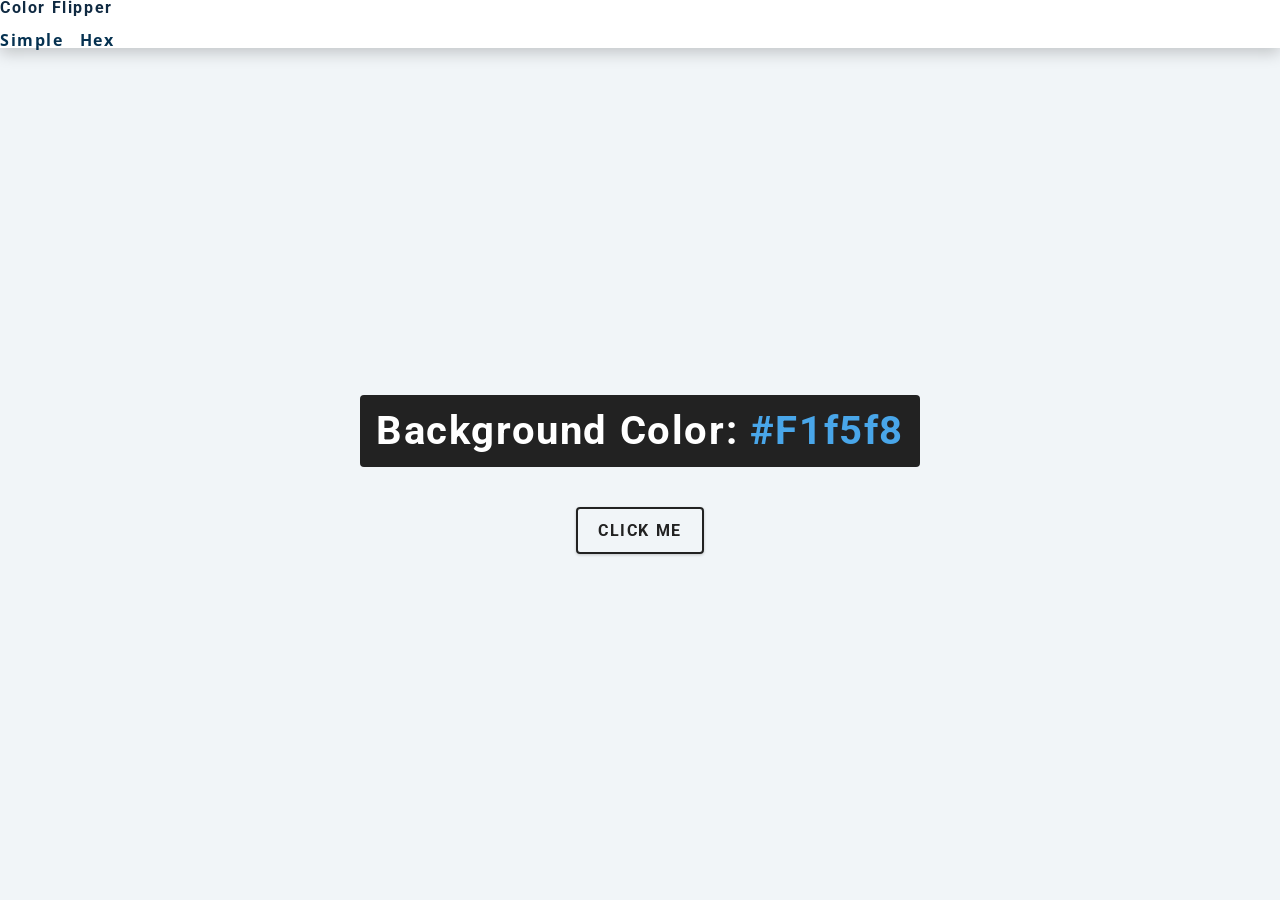
<file: colorFlipper/index.html>
<!DOCTYPE html>
<html lang="en">
<head>
    <meta charset="UTF-8">
    <title>Color Flipper</title>
    <link rel="stylesheet" href="styles.css">
</head>
<body>

<nav>
    <div class="navigation-center">
        <h4>Color Flipper</h4>
        <ul class="nav-links">
            <li>
                <a href="index.html">simple</a>
            </li>
            <li>
                <a href="hex.html">hex</a>
            </li>
        </ul>
    </div>
</nav>

<main>
    <div class="container">
        <h2>
            background color:
            <span class="color">
                    #f1f5f8
                </span>
        </h2>
        <button class="btn btn-hero" id="btn">click me</button>
    </div>
</main>

<script src="app.js"></script>

</body>
</html>
</file>
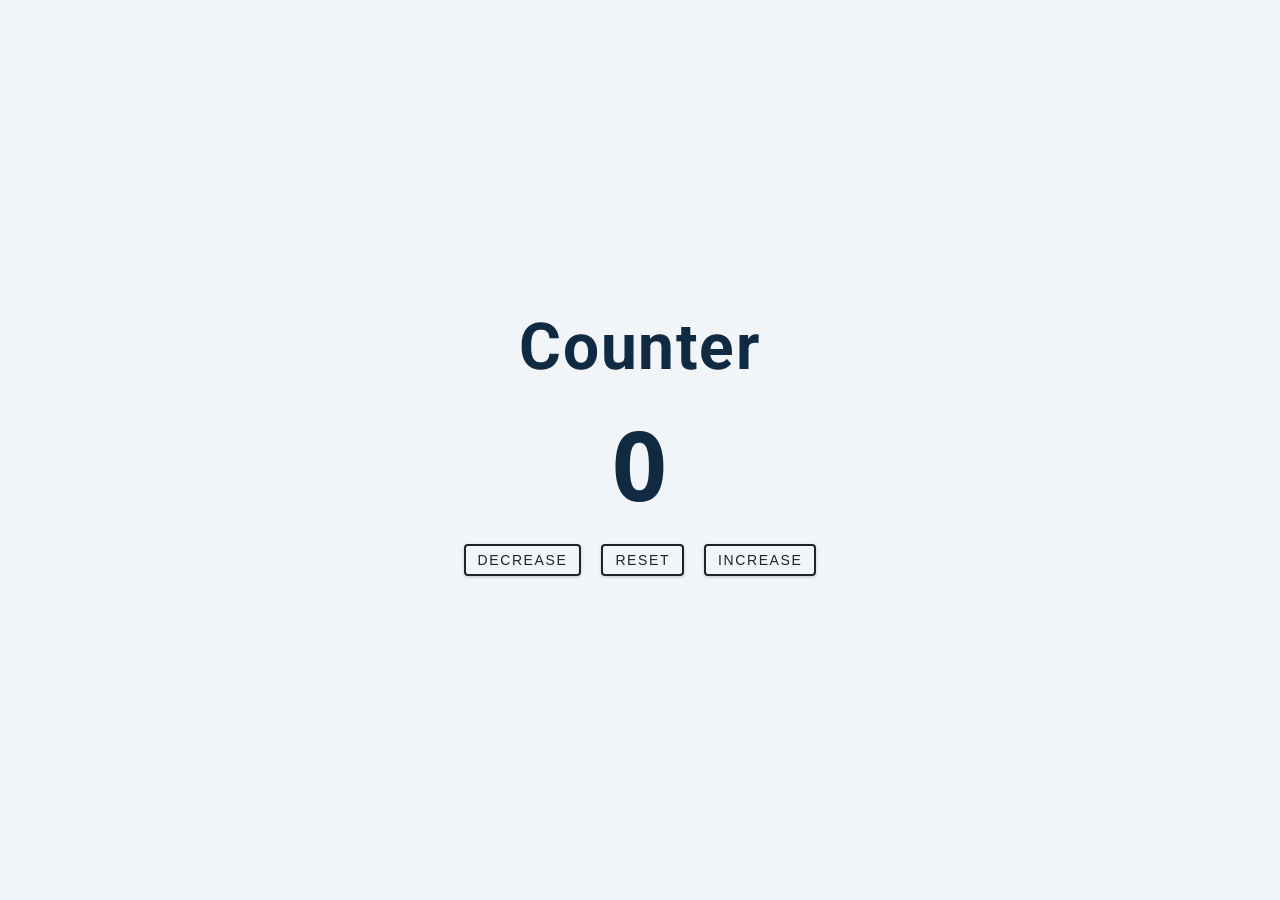
<file: Counter/index.html>
<!DOCTYPE html>
<html lang="en">
<head>
    <meta charset="UTF-8">
    <title>Counter</title>
    <link rel="stylesheet" href="styles.css">
</head>
<body>

    <main>
        <div class="container">
            <h1>
                Counter
            </h1>
            <span id="value">0</span>

            <div class="btn-container">
                <button class="btn decrease">decrease</button>
                <button class="btn reset">reset</button>
                <button class="btn increase">increase</button>
            </div>
        </div>
    </main>

    <script src="app.js"></script>
</body>
</html>
</file>
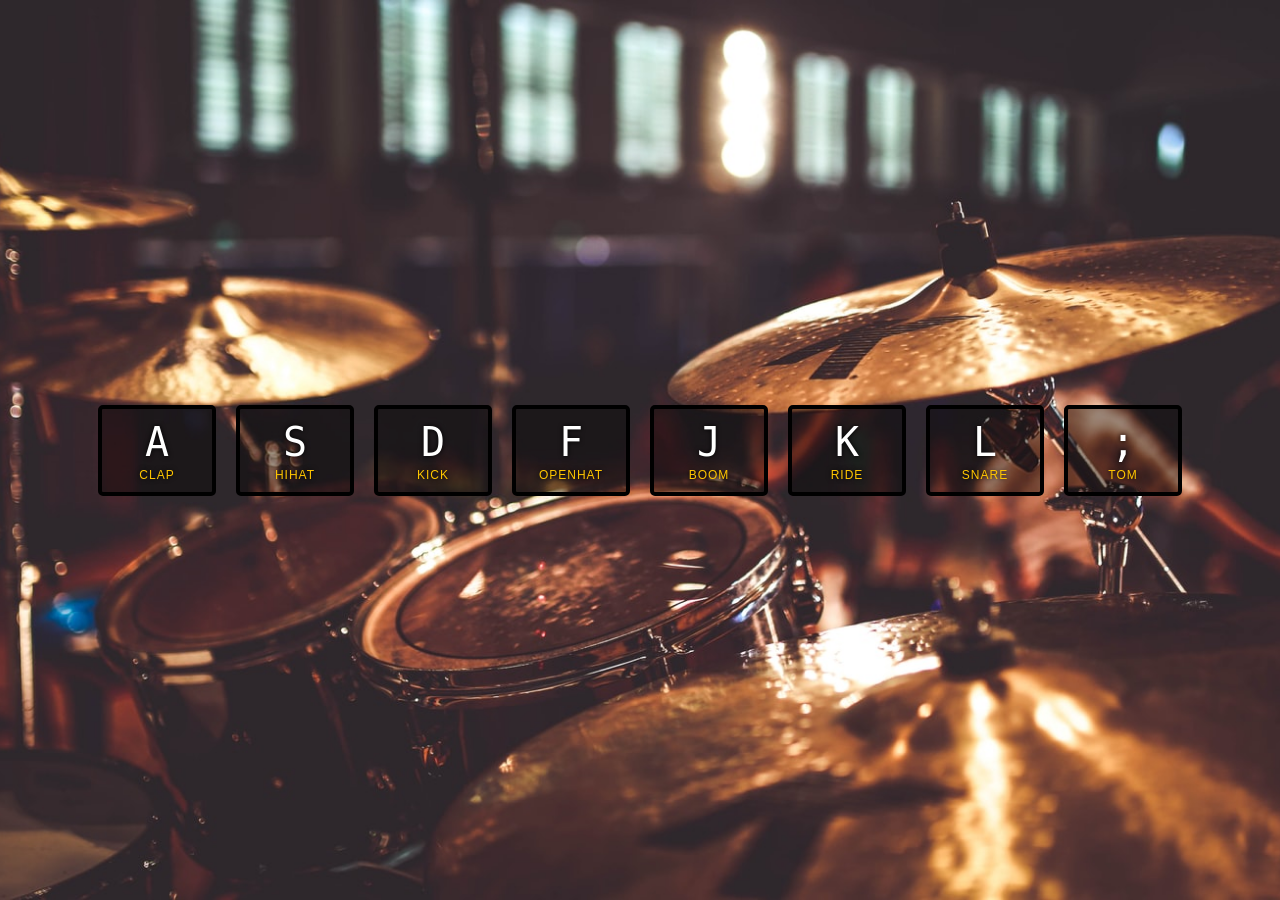
<file: drumKit/index.html>
<!DOCTYPE html>
<html lang="en">
<head>
    <meta charset="UTF-8">
    <title>Drum Kit</title>
    <link rel="stylesheet" href="styles.css">
</head>
<body>



<div class="keys">
    <div data-key="65" class="key">
        <kbd>A</kbd>
        <span class="sound">clap</span>
    </div>
    <div data-key="83" class="key">
        <kbd>S</kbd>
        <span class="sound">hihat</span>
    </div>
    <div data-key="68" class="key">
        <kbd>D</kbd>
        <span class="sound">kick</span>
    </div>
    <div data-key="70" class="key">
        <kbd>F</kbd>
        <span class="sound">openhat</span>
    </div>
    <div data-key="74" class="key">
        <kbd>J</kbd>
        <span class="sound">boom</span>
    </div>
    <div data-key="75" class="key">
        <kbd>K</kbd>
        <span class="sound">ride</span>
    </div>
    <div data-key="76" class="key">
        <kbd>L</kbd>
        <span class="sound">snare</span>
    </div>
    <div data-key="186" class="key">
        <kbd>;</kbd>
        <span class="sound">tom</span>
    </div>
</div>

<audio data-key="65" src="sounds/clap.wav"></audio>
<audio data-key="83" src="sounds/hihat.wav"></audio>
<audio data-key="68" src="sounds/kick.wav"></audio>
<audio data-key="70" src="sounds/openhat.wav"></audio>
<audio data-key="74" src="sounds/boom.wav"></audio>
<audio data-key="75" src="sounds/ride.wav"></audio>
<audio data-key="76" src="sounds/snare.wav"></audio>
<audio data-key="186" src="sounds/tom.wav"></audio>

<script>
    function playSound(e) {
        const audio = document.querySelector(`audio[data-key="${e.keyCode}"]`);
        const key = document.querySelector(`div[data-key="${e.keyCode}"]`);
        console.log(key);

        if (!audio) return;

        audio.currentTime = 0;
        audio.play();
        key.classList.add("playing");
    }

    function removeTransition(e) {
        if (e.propertyName !== 'transform') return;

        this.classList.remove("playing");

    }

    const keys = document.querySelectorAll('.key');
    keys.forEach(key => key.addEventListener('transitionend', removeTransition));

    window.addEventListener('keydown', playSound);
</script>

</body>
</html>
</file>
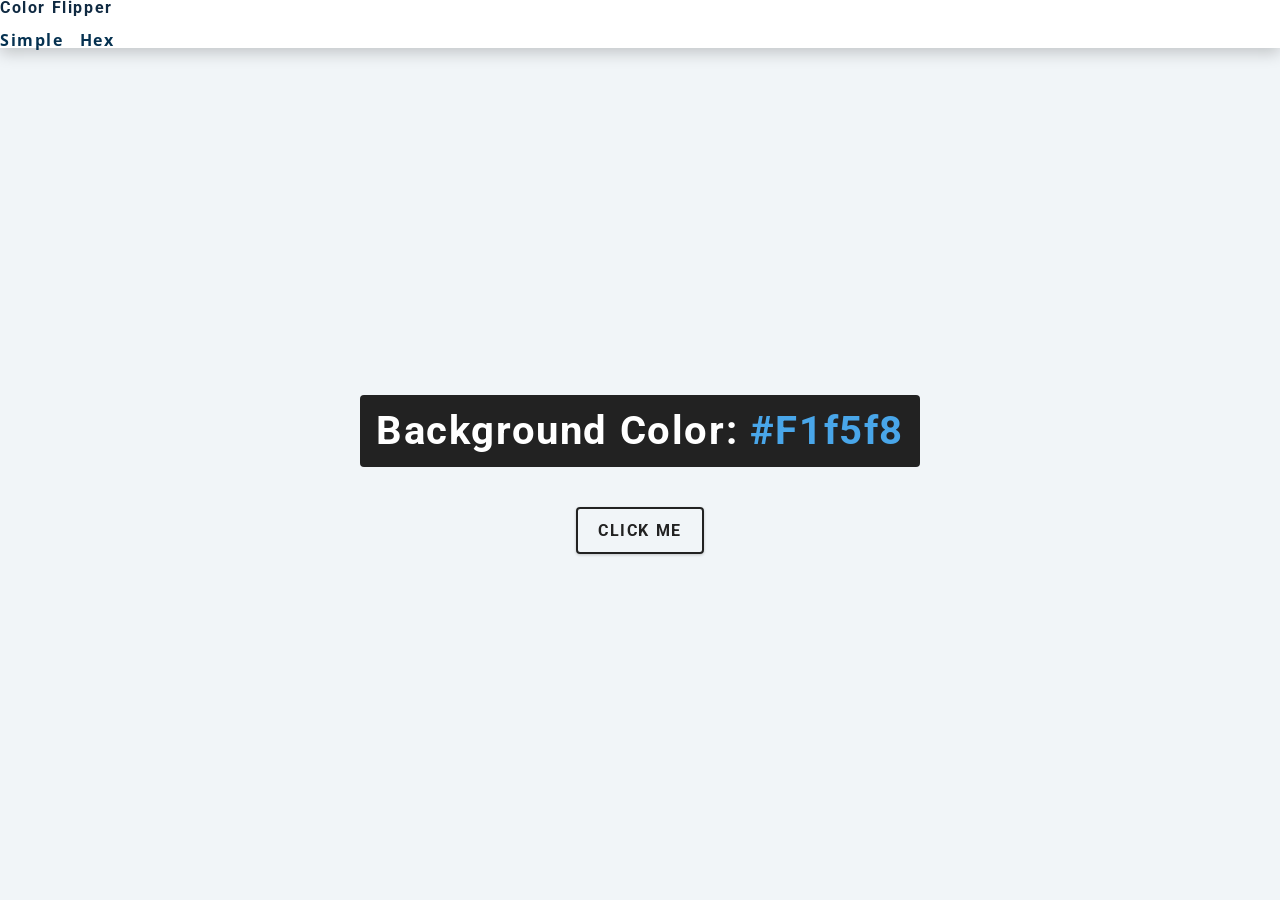
<file: colorFlipper/hex.html>
<!DOCTYPE html>
<html lang="en">
<head>
    <meta charset="UTF-8">
    <title>Color Flipper</title>
    <link rel="stylesheet" href="styles.css">
</head>
<body>

<nav>
    <div class="navigation-center">
        <h4>Color Flipper</h4>
        <ul class="nav-links">
            <li>
                <a href="index.html">simple</a>
            </li>
            <li>
                <a href="hex.html">hex</a>
            </li>
        </ul>
    </div>
</nav>

<main>
    <div class="container">
        <h2>
            background color:
            <span class="color">
                    #f1f5f8
                </span>
        </h2>
        <button class="btn btn-hero" id="btn">click me</button>
    </div>
    <script src="hex.js"></script>
</main>
</body>
</html>
</file>
<file: colorFlipper/styles.css>
/*
===============
Fonts
===============
*/
@import url("https://fonts.googleapis.com/css?family=Open+Sans|Roboto:400,700&display=swap");

/*
===============
Variables
===============
*/

:root {
    /* dark shades of primary color*/
    --clr-primary-1: hsl(205, 86%, 17%);
    --clr-primary-2: hsl(205, 77%, 27%);
    --clr-primary-3: hsl(205, 72%, 37%);
    --clr-primary-4: hsl(205, 63%, 48%);
    /* primary/main color */
    --clr-primary-5: hsl(205, 78%, 60%);
    /* lighter shades of primary color */
    --clr-primary-6: hsl(205, 89%, 70%);
    --clr-primary-7: hsl(205, 90%, 76%);
    --clr-primary-8: hsl(205, 86%, 81%);
    --clr-primary-9: hsl(205, 90%, 88%);
    --clr-primary-10: hsl(205, 100%, 96%);
    /* darkest grey - used for headings */
    --clr-grey-1: hsl(209, 61%, 16%);
    --clr-grey-2: hsl(211, 39%, 23%);
    --clr-grey-3: hsl(209, 34%, 30%);
    --clr-grey-4: hsl(209, 28%, 39%);
    /* grey used for paragraphs */
    --clr-grey-5: hsl(210, 22%, 49%);
    --clr-grey-6: hsl(209, 23%, 60%);
    --clr-grey-7: hsl(211, 27%, 70%);
    --clr-grey-8: hsl(210, 31%, 80%);
    --clr-grey-9: hsl(212, 33%, 89%);
    --clr-grey-10: hsl(210, 36%, 96%);
    --clr-white: #fff;
    --clr-red-dark: hsl(360, 67%, 44%);
    --clr-red-light: hsl(360, 71%, 66%);
    --clr-green-dark: hsl(125, 67%, 44%);
    --clr-green-light: hsl(125, 71%, 66%);
    --clr-black: #222;
    --ff-primary: "Roboto", sans-serif;
    --ff-secondary: "Open Sans", sans-serif;
    --transition: all 0.3s linear;
    --spacing: 0.1rem;
    --radius: 0.25rem;
    --light-shadow: 0 5px 15px rgba(0, 0, 0, 0.1);
    --dark-shadow: 0 5px 15px rgba(0, 0, 0, 0.2);
    --max-width: 1170px;
    --fixed-width: 620px;
}
/*
===============
Global Styles
===============
*/

*,
::after,
::before {
    margin: 0;
    padding: 0;
    box-sizing: border-box;
}
body {
    font-family: var(--ff-secondary);
    background: var(--clr-grey-10);
    color: var(--clr-grey-1);
    line-height: 1.5;
    font-size: 0.875rem;
}
ul {
    list-style-type: none;
}
a {
    text-decoration: none;
}
h1,
h2,
h3,
h4 {
    letter-spacing: var(--spacing);
    text-transform: capitalize;
    line-height: 1.25;
    margin-bottom: 0.75rem;
    font-family: var(--ff-primary);
}
h1 {
    font-size: 3rem;
}
h2 {
    font-size: 2rem;
}
h3 {
    font-size: 1.25rem;
}
h4 {
    font-size: 0.875rem;
}
p {
    margin-bottom: 1.25rem;
    color: var(--clr-grey-5);
}
@media screen and (min-width: 800px) {
    h1 {
        font-size: 4rem;
    }
    h2 {
        font-size: 2.5rem;
    }
    h3 {
        font-size: 1.75rem;
    }
    h4 {
        font-size: 1rem;
    }
    body {
        font-size: 1rem;
    }
    h1,
    h2,
    h3,
    h4 {
        line-height: 1;
    }
}
/*  global classes */

/* section */
.section {
    padding: 5rem 0;
}

.section-center {
    width: 90vw;
    margin: 0 auto;
    max-width: 1170px;
}
@media screen and (min-width: 992px) {
    .section-center {
        width: 95vw;
    }
}
main {
    min-height: 100vh;
    display: grid;
    place-items: center;
}

/*
===============
Nav
===============
*/
nav {
    background: var(--clr-white);
    height: 3rem;
    display: grid;
    align-items: center;
    box-shadow: var(--dark-shadow);
}
.nav-center {
    width: 90vw;
    max-width: var(--fixed-width);
    margin: 0 auto;
    display: flex;
    align-items: center;
    justify-content: space-between;
}
.nav-center h4 {
    margin-bottom: 0;
    color: var(--clr-primary-5);
}
.nav-links {
    display: flex;
}
nav a {
    text-transform: capitalize;
    font-weight: 700;
    font-size: 1rem;
    color: var(--clr-primary-1);
    letter-spacing: var(--spacing);
    margin-right: 1rem;
}
nav a:hover {
    color: var(--clr-primary-5);
}
/*
===============
Container
===============
*/
main {
    min-height: calc(100vh - 3rem);
    display: grid;
    place-items: center;
}
.container {
    text-align: center;
}
.container h2 {
    background: var(--clr-black);
    color: var(--clr-white);
    padding: 1rem;
    border-radius: var(--radius);
    margin-bottom: 2.5rem;
}
.color {
    color: var(--clr-primary-5);
}
.btn-hero {
    font-family: var(--ff-primary);
    text-transform: uppercase;
    background: transparent;
    color: var(--clr-black);
    letter-spacing: var(--spacing);
    display: inline-block;
    font-weight: 700;
    transition: var(--transition);
    border: 2px solid var(--clr-black);
    cursor: pointer;
    box-shadow: 0 1px 3px rgba(0, 0, 0, 0.2);
    border-radius: var(--radius);
    font-size: 1rem;
    padding: 0.75rem 1.25rem;
}
.btn-hero:hover {
    color: var(--clr-white);
    background: var(--clr-black);
}
</file>
<file: Counter/styles.css>
/*
===============
Fonts
===============
*/
@import url("https://fonts.googleapis.com/css?family=Open+Sans|Roboto:400,700&display=swap");

/*
===============
Variables
===============
*/

:root {
    /* dark shades of primary color*/
    --clr-primary-1: hsl(205, 86%, 17%);
    --clr-primary-2: hsl(205, 77%, 27%);
    --clr-primary-3: hsl(205, 72%, 37%);
    --clr-primary-4: hsl(205, 63%, 48%);
    /* primary/main color */
    --clr-primary-5: hsl(205, 78%, 60%);
    /* lighter shades of primary color */
    --clr-primary-6: hsl(205, 89%, 70%);
    --clr-primary-7: hsl(205, 90%, 76%);
    --clr-primary-8: hsl(205, 86%, 81%);
    --clr-primary-9: hsl(205, 90%, 88%);
    --clr-primary-10: hsl(205, 100%, 96%);
    /* darkest grey - used for headings */
    --clr-grey-1: hsl(209, 61%, 16%);
    --clr-grey-2: hsl(211, 39%, 23%);
    --clr-grey-3: hsl(209, 34%, 30%);
    --clr-grey-4: hsl(209, 28%, 39%);
    /* grey used for paragraphs */
    --clr-grey-5: hsl(210, 22%, 49%);
    --clr-grey-6: hsl(209, 23%, 60%);
    --clr-grey-7: hsl(211, 27%, 70%);
    --clr-grey-8: hsl(210, 31%, 80%);
    --clr-grey-9: hsl(212, 33%, 89%);
    --clr-grey-10: hsl(210, 36%, 96%);
    --clr-white: #fff;
    --clr-red-dark: hsl(360, 67%, 44%);
    --clr-red-light: hsl(360, 71%, 66%);
    --clr-green-dark: hsl(125, 67%, 44%);
    --clr-green-light: hsl(125, 71%, 66%);
    --clr-black: #222;
    --ff-primary: "Roboto", sans-serif;
    --ff-secondary: "Open Sans", sans-serif;
    --transition: all 0.3s linear;
    --spacing: 0.1rem;
    --radius: 0.25rem;
    --light-shadow: 0 5px 15px rgba(0, 0, 0, 0.1);
    --dark-shadow: 0 5px 15px rgba(0, 0, 0, 0.2);
    --max-width: 1170px;
    --fixed-width: 620px;
}
/*
===============
Global Styles
===============
*/

*,
::after,
::before {
    margin: 0;
    padding: 0;
    box-sizing: border-box;
}
body {
    font-family: var(--ff-secondary);
    background: var(--clr-grey-10);
    color: var(--clr-grey-1);
    line-height: 1.5;
    font-size: 0.875rem;
}
ul {
    list-style-type: none;
}
a {
    text-decoration: none;
}
h1,
h2,
h3,
h4 {
    letter-spacing: var(--spacing);
    text-transform: capitalize;
    line-height: 1.25;
    margin-bottom: 0.75rem;
    font-family: var(--ff-primary);
}
h1 {
    font-size: 3rem;
}
h2 {
    font-size: 2rem;
}
h3 {
    font-size: 1.25rem;
}
h4 {
    font-size: 0.875rem;
}
p {
    margin-bottom: 1.25rem;
    color: var(--clr-grey-5);
}
@media screen and (min-width: 800px) {
    h1 {
        font-size: 4rem;
    }
    h2 {
        font-size: 2.5rem;
    }
    h3 {
        font-size: 1.75rem;
    }
    h4 {
        font-size: 1rem;
    }
    body {
        font-size: 1rem;
    }
    h1,
    h2,
    h3,
    h4 {
        line-height: 1;
    }
}
/*  global classes */

/* section */
.section {
    padding: 5rem 0;
}

.section-center {
    width: 90vw;
    margin: 0 auto;
    max-width: 1170px;
}
@media screen and (min-width: 992px) {
    .section-center {
        width: 95vw;
    }
}
main {
    min-height: 100vh;
    display: grid;
    place-items: center;
}

/*
===============
Counter
===============
*/

main {
    min-height: 100vh;
    display: grid;
    place-items: center;
}
.container {
    text-align: center;
}
#value {
    font-size: 6rem;
    font-weight: bold;
}
.btn {
    text-transform: uppercase;
    background: transparent;
    color: var(--clr-black);
    padding: 0.375rem 0.75rem;
    letter-spacing: var(--spacing);
    display: inline-block;
    transition: var(--transition);
    font-size: 0.875rem;
    border: 2px solid var(--clr-black);
    cursor: pointer;
    box-shadow: 0 1px 3px rgba(0, 0, 0, 0.2);
    border-radius: var(--radius);
    margin: 0.5rem;
}
.btn:hover {
    color: var(--clr-white);
    background: var(--clr-black);
}
</file>
<file: drumKit/styles.css>
html {
    font-size: 10px;
    background: url('./background.jpeg') bottom center;
    background-size: cover;
}

body,html {
    margin: 0;
    padding: 0;
    font-family: sans-serif;
}

.keys {
    display: flex;
    flex: 1;
    min-height: 100vh;
    align-items: center;
    justify-content: center;
}

.key {
    border: .4rem solid black;
    border-radius: .5rem;
    margin: 1rem;
    font-size: 1.5rem;
    padding: 1rem .5rem;
    transition: all .07s ease;
    width: 10rem;
    text-align: center;
    color: white;
    background: rgba(0,0,0,0.4);
    text-shadow: 0 0 .5rem black;
}

.playing {
    transform: scale(1.1);
    border-color: #ffc600;
    box-shadow: 0 0 1rem #ffc600;
}

kbd {
    display: block;
    font-size: 4rem;
}

.sound {
    font-size: 1.2rem;
    text-transform: uppercase;
    letter-spacing: .1rem;
    color: #ffc600;
}
</file>
